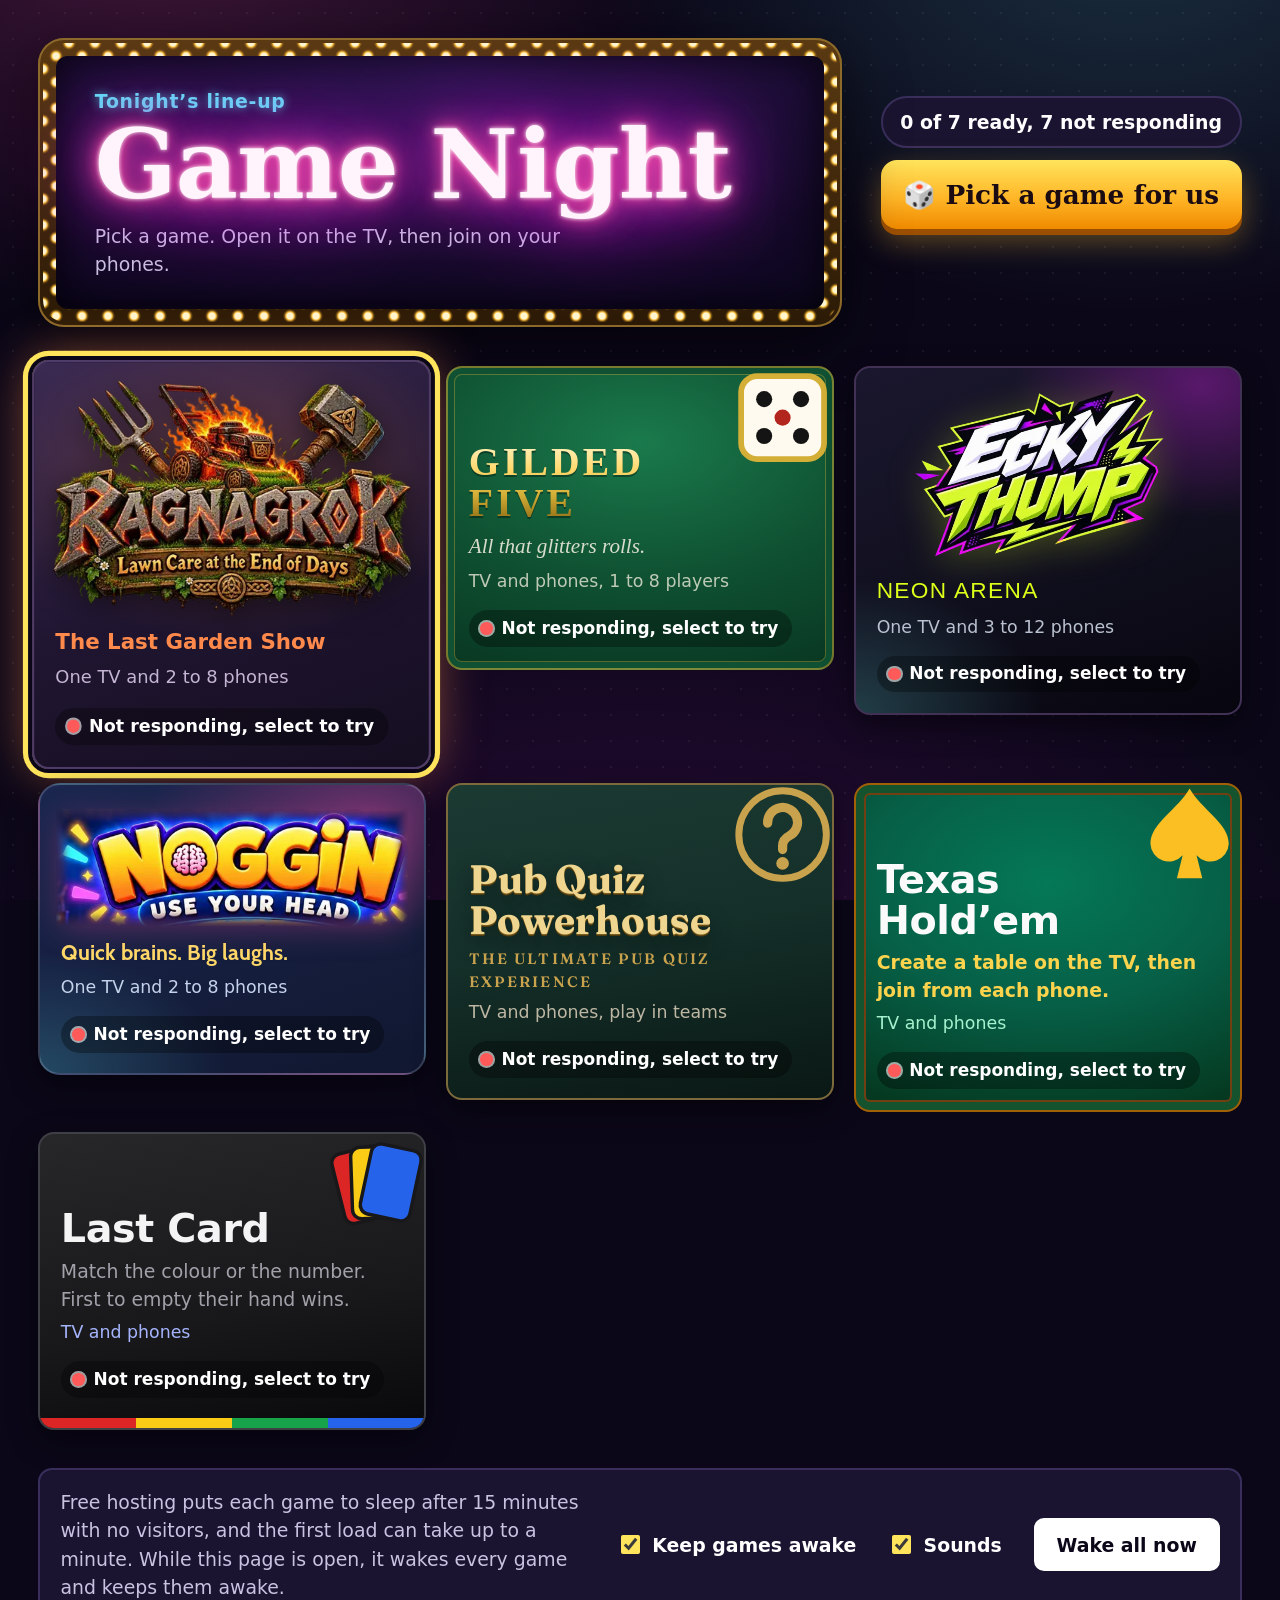
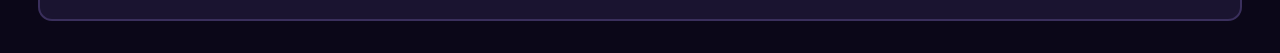
<file: index (3).html>
<!DOCTYPE html>
<html lang="en-GB">
<head>
<meta charset="utf-8">
<meta name="viewport" content="width=device-width, initial-scale=1, viewport-fit=cover">
<title>Game Night</title>
<meta name="description" content="Pick a game. Open it on the TV, then join on your phones.">
<link rel="icon" href="data:image/svg+xml,%3Csvg xmlns='http://www.w3.org/2000/svg' viewBox='0 0 64 64'%3E%3Crect x='6' y='6' width='52' height='52' rx='10' fill='%23D4AF37'/%3E%3Ccircle cx='20' cy='20' r='5' fill='%230F5132'/%3E%3Ccircle cx='32' cy='32' r='5' fill='%230F5132'/%3E%3Ccircle cx='44' cy='44' r='5' fill='%230F5132'/%3E%3C/svg%3E">
<style>
  /* Fonts taken from the games themselves (both SIL Open Font Licence) */
  @font-face { font-family: "Noggin Display"; src: url([data-uri]) format("woff2"); font-weight: 700; font-display: swap; }
  @font-face { font-family: "Fraunces"; src: url([data-uri]) format("woff2"); font-weight: 100 900; font-display: swap; }

  /* ---------- Page colours: a dark stage, high contrast for any room ---------- */
  :root {
    color-scheme: dark;
    --page: #0B0718;
    --surface: #1A1430;
    --text: #FFFFFF;
    --muted: #C9C2E0;
    --line: #3A2F5C;
    --focus: #FFE45C;
    --display: Rockwell, "Rockwell Nova", "Roboto Slab", "Zilla Slab", "DejaVu Serif", Georgia, serif;
    --body: system-ui, -apple-system, "Segoe UI", Roboto, "Helvetica Neue", Arial, sans-serif;
    --inter: Inter, ui-sans-serif, system-ui, -apple-system, "Segoe UI", Roboto, Arial, sans-serif;
    --didot: Didot, "Bodoni 72", "Bodoni MT", "Playfair Display", Georgia, serif;
    box-sizing: border-box;
    padding-top: env(safe-area-inset-top, 0px);
    padding-bottom: env(safe-area-inset-bottom, 0px);
  }
  *, *::before, *::after { box-sizing: inherit; }
  html { scroll-padding-top: env(safe-area-inset-top, 0px); }
  body {
    margin: 0;
    min-height: 100vh;
    color: var(--text);
    font-family: var(--body);
    font-size: clamp(1rem, 0.9rem + 0.35vw, 1.25rem);
    line-height: 1.5;
    background-color: var(--page);
    background-image:
      radial-gradient(60vw 45vw at 12% -10%, rgba(255, 76, 170, 0.22), transparent 70%),
      radial-gradient(60vw 45vw at 88% -10%, rgba(93, 232, 245, 0.18), transparent 70%),
      radial-gradient(80vw 50vw at 50% 110%, rgba(215, 33, 238, 0.16), transparent 70%),
      radial-gradient(rgba(255, 255, 255, 0.06) 1px, transparent 1.5px);
    background-size: auto, auto, auto, 26px 26px;
    background-attachment: fixed;
  }

  /* ---------- Layout ---------- */
  .wrap { max-width: 112rem; margin: 0 auto; padding: clamp(1.25rem, 3vw, 3rem) clamp(1rem, 3vw, 3rem) 2rem; }
  header.top {
    display: grid;
    grid-template-columns: minmax(0, 1fr) auto;
    align-items: center;
    gap: 1.25rem clamp(1.5rem, 3vw, 3rem);
    margin-bottom: clamp(1.5rem, 3vw, 2.75rem);
  }
  @media (max-width: 760px) { header.top { grid-template-columns: 1fr; } }

  /* The marquee sign: a brass frame of chasing bulbs around a neon title */
  .marquee {
    position: relative; isolation: isolate;
    padding: 18px; border-radius: 26px;
    background: linear-gradient(180deg, #5A3A12, #2B1A06);
    box-shadow: 0 18px 60px rgba(0,0,0,.55), inset 0 0 0 2px #8C6A2A;
  }
  .marquee::before, .marquee::after {
    content: ""; position: absolute; inset: 5px; border-radius: 22px; z-index: 0;
    background-image: radial-gradient(circle, #FFF6D0 0 3px, #FFC94A 4px, rgba(255,180,40,.35) 5.5px, transparent 7px);
    background-size: 26px 26px;
    animation: chase 0.9s steps(1) infinite;
  }
  .marquee::after { background-position: 13px 13px; animation-delay: 0.45s; }
  @keyframes chase { 0% { opacity: 1; } 50% { opacity: 0.18; } }
  .marquee-inner {
    position: relative; z-index: 1;
    padding: clamp(1.1rem, 2.4vw, 2rem) clamp(1.2rem, 3vw, 2.6rem);
    border-radius: 12px;
    background: radial-gradient(120% 140% at 50% 0%, #2A1550 0%, #120A26 60%, #08051A 100%);
    box-shadow: inset 0 0 40px rgba(0,0,0,.7);
  }
  .kicker {
    margin: 0 0 0.35rem; font-weight: 800; letter-spacing: 0.04em;
    color: #5DE8F5; text-shadow: 0 0 10px rgba(93,232,245,.8);
  }
  h1 {
    margin: 0;
    font-family: var(--display); font-weight: 700;
    font-size: clamp(3rem, 2rem + 5vw, 7rem);
    line-height: 0.92; letter-spacing: -0.01em;
    color: #FFF4FB;
    text-shadow:
      0 0 4px #FFFFFF,
      0 0 14px #FF4CAA,
      0 0 34px #FF4CAA,
      0 0 70px #D721EE,
      0 0 110px #D721EE;
    animation: neon-on 2.2s ease-out 1 both;
  }
  /* One flicker as the sign switches on, then it stays lit */
  @keyframes neon-on {
    0%   { opacity: 0.1; text-shadow: none; }
    8%   { opacity: 1; }
    11%  { opacity: 0.2; text-shadow: none; }
    16%  { opacity: 1; }
    19%  { opacity: 0.35; text-shadow: none; }
    30%, 100% { opacity: 1; }
  }
  .intro { margin: 0.8rem 0 0; color: var(--muted); max-width: 44ch; }

  .side { display: flex; flex-direction: column; align-items: stretch; gap: 0.8rem; min-width: min(100%, 20rem); }
  .summary {
    font-weight: 700; margin: 0; padding: 0.6rem 1.1rem; text-align: center;
    border: 2px solid var(--line); border-radius: 999px; background: var(--surface);
  }
  button.spin {
    font: inherit; font-family: var(--display); font-weight: 700;
    font-size: clamp(1.2rem, 1rem + 0.8vw, 1.7rem);
    padding: 0.9rem 1.4rem; border: 0; border-radius: 16px; cursor: pointer;
    color: #1B0B12;
    background: linear-gradient(180deg, #FFE45C 0%, #FFB627 55%, #F08A00 100%);
    box-shadow: 0 6px 0 #9C4F00, 0 12px 30px rgba(255,182,39,.35);
    transition: transform 0.1s ease, box-shadow 0.1s ease;
  }
  button.spin:hover { transform: translateY(-2px); box-shadow: 0 8px 0 #9C4F00, 0 16px 36px rgba(255,182,39,.45); }
  button.spin:active { transform: translateY(5px); box-shadow: 0 1px 0 #9C4F00, 0 6px 16px rgba(255,182,39,.3); }
  button.spin:disabled { cursor: progress; filter: saturate(.6) brightness(.9); }
  button.spin:focus-visible { outline: 4px solid #FFFFFF; outline-offset: 4px; }
  .pick-result { margin: 0; min-height: 1.5em; text-align: center; font-weight: 700; color: var(--focus); }

  /* ---------- Shared tile structure ---------- */
  .grid {
    list-style: none; margin: 0; padding: 0; display: grid;
    grid-template-columns: repeat(auto-fill, minmax(min(100%, 19rem), 1fr));
    gap: clamp(0.9rem, 1.6vw, 1.5rem);
  }
  .game {
    position: relative; display: flex; flex-direction: column;
    min-height: clamp(15.5rem, 22vw, 20rem);
    padding: clamp(1.1rem, 1.6vw, 1.6rem);
    border-radius: 16px; text-decoration: none; overflow: hidden; outline: none;
    border: 2px solid transparent;
    transition: transform 0.15s ease;
  }
  .game { box-shadow: 0 10px 30px rgba(0,0,0,.45); transition: transform 0.15s ease, box-shadow 0.2s ease; }
  .game:hover { transform: translateY(-4px); box-shadow: 0 0 0 2px var(--glow), 0 14px 40px color-mix(in srgb, var(--glow) 45%, transparent); }
  .game:focus-visible {
    transform: scale(1.03);
    box-shadow: 0 0 0 4px var(--page), 0 0 0 9px var(--focus), 0 0 50px color-mix(in srgb, var(--glow) 60%, transparent);
  }
  .game.lit {
    transform: scale(1.045);
    box-shadow: 0 0 0 4px #FFFFFF, 0 0 40px 8px var(--glow);
    z-index: 2;
  }
  .game.winner { animation: winner 0.6s ease-in-out 4 alternate; }
  @keyframes winner {
    from { box-shadow: 0 0 0 4px #FFFFFF, 0 0 30px 6px var(--glow); }
    to   { box-shadow: 0 0 0 6px var(--glow), 0 0 80px 20px var(--glow); }
  }
  .g-ragnagrok { --glow: #FF8A4C; }
  .g-gilded    { --glow: #D4AF37; }
  .g-ecky      { --glow: #DDFF19; }
  .g-noggin    { --glow: #FF4CAA; }
  .g-quiz      { --glow: #EFD690; }
  .g-holdem    { --glow: #FBBF24; }
  .g-lastcard  { --glow: #FACC15; }
  #confetti { position: fixed; inset: 0; width: 100%; height: 100%; pointer-events: none; z-index: 50; }
  .motif { position: absolute; right: -0.5rem; top: -0.5rem; width: clamp(6rem, 9vw, 8.5rem); height: auto; pointer-events: none; }
  .name {
    margin: clamp(2.4rem, 4.2vw, 3.6rem) 4.5rem 0.5rem 0;
    font-size: clamp(1.7rem, 1.2rem + 1.6vw, 2.7rem);
    line-height: 1.02; text-wrap: balance;
  }
  .tagline { margin: 0 0 0.35rem; max-width: 30ch; }
  .play { margin: 0 0 1rem; font-size: 0.92em; opacity: 0.85; }
  .status {
    margin-top: auto; align-self: flex-start; display: inline-flex; align-items: center; gap: 0.55rem;
    padding: 0.35rem 0.85rem 0.35rem 0.7rem; border-radius: 999px;
    background: rgba(0, 0, 0, 0.32); color: #FFFFFF; font-family: var(--body); font-size: 0.9em; font-weight: 600;
  }
  .dot { width: 0.75em; height: 0.75em; border-radius: 50%; background: #F5B83D; box-shadow: 0 0 0 2px rgba(255,255,255,0.6); }
  .game[data-state="waking"] .dot { animation: pulse 1.2s ease-in-out infinite; }
  .game[data-state="ready"] .dot { background: #4BD37B; }
  .game[data-state="down"] .dot { background: #FF5A5A; }
  @keyframes pulse { 50% { opacity: 0.25; } }

  /* ======================================================
     Each tile below copies its own game's look
     ====================================================== */

  /* Ragnagrok: night-purple sky, official stone-and-lava logo, mower orange */
  .g-ragnagrok {
    background:
      radial-gradient(90% 55% at 50% 30%, rgba(255,138,76,.28), transparent 70%),
      linear-gradient(160deg, #3B2A52 0%, #1F1530 55%, #150E20 100%);
    border-color: #4F3C69; color: #F7F0E3; font-family: var(--inter);
  }
  .g-ragnagrok .name { margin: -0.3rem -0.4rem 0.4rem; }
  .g-ragnagrok .logo { display: block; width: 100%; max-width: 22rem; height: auto; margin: 0 auto; filter: drop-shadow(0 6px 14px rgba(0,0,0,.5)); }
  .g-ragnagrok .tagline { color: #FF8A4C; font-weight: 800; font-size: 1.1em; }
  .g-ragnagrok .play { color: #C3B5D3; opacity: 1; }

  /* Gilded Five: green felt, gold leaf, Didot */
  .g-gilded {
    background: radial-gradient(120% 90% at 50% 25%, #1A7A4C 0%, #0F5132 50%, #08331F 100%);
    border-color: rgba(212,175,55,.55); color: #FBF5E6; font-family: var(--didot);
    box-shadow: inset 0 0 0 6px #0F5132, inset 0 0 0 7px rgba(212,175,55,.38);
  }
  .g-gilded .name {
    font-weight: 700; text-transform: uppercase; letter-spacing: 0.08em;
    background: linear-gradient(180deg, #FFF3C4 0%, #FFD86B 35%, #D4AF37 65%, #8C6A12 100%);
    -webkit-background-clip: text; background-clip: text; color: transparent;
    filter: drop-shadow(0 2px 0 rgba(0,0,0,.35));
  }
  .g-gilded .tagline { font-style: italic; font-size: 1.12em; color: rgba(251,245,230,.85); }
  .g-gilded .play { font-family: var(--body); color: rgba(251,245,230,.74); opacity: 1; }
  .g-gilded .motif { color: #D4AF37; }

  /* Ecky Thump: v1.6 Neon Arena, near-black stage, lime, purple and aqua */
  .g-ecky {
    background:
      radial-gradient(70% 55% at 90% 5%, rgba(215,33,238,.35), transparent 70%),
      radial-gradient(70% 55% at 0% 100%, rgba(106,238,236,.22), transparent 70%),
      linear-gradient(160deg, #1A172E 0%, #11101F 50%, #07060F 100%);
    border-color: #413154; color: #FBFBFF; font-family: var(--inter);
  }
  .g-ecky .name { margin: -0.2rem -0.2rem 0.4rem; }
  .g-ecky .logo { display: block; width: 100%; max-width: 17rem; height: auto; margin: 0 auto; filter: drop-shadow(0 6px 18px rgba(221,255,25,.25)); }
  .g-ecky .tagline { color: #DDFF19; font-family: Impact, "Arial Black", sans-serif; text-transform: uppercase; letter-spacing: 0.06em; font-size: 1.2em; }
  .g-ecky .play { color: #BAC1D0; opacity: 1; }

  /* Noggin: TV game-show stage, neon pink, cyan, yellow, lime */
  .g-noggin {
    background:
      radial-gradient(80% 60% at 85% 10%, rgba(255,76,170,.35), transparent 70%),
      radial-gradient(70% 60% at 0% 100%, rgba(93,232,245,.22), transparent 70%),
      linear-gradient(160deg, #1B2750 0%, #10172F 100%);
    border-color: rgba(220,235,255,.19); border-radius: 22px; color: #FBFDFF; font-family: "Noggin Display", var(--body);
  }
  .g-noggin .name { margin: 0.2rem -0.3rem 0.6rem; }
  .g-noggin .logo { display: block; width: 100%; max-width: 22rem; height: auto; margin: 0 auto; filter: drop-shadow(0 6px 16px rgba(255,76,170,.35)); }
  .g-noggin .name span:nth-child(4n+1) { color: #FF4CAA; }
  .g-noggin .name span:nth-child(4n+2) { color: #5DE8F5; }
  .g-noggin .name span:nth-child(4n+3) { color: #FFD968; }
  .g-noggin .name span:nth-child(4n+4) { color: #B5F87E; }
  .g-noggin .tagline { color: #FFD968; font-size: 1.15em; font-weight: 700; }
  .g-noggin .play { font-family: var(--body); color: #C4D3EB; opacity: 1; }
  .g-noggin .motif { color: #FFD968; }

  /* Pub Quiz Powerhouse: bottle-green bar, brass and gilt, Fraunces */
  .g-quiz {
    background: linear-gradient(170deg, #1B3A32 0%, #15302A 45%, #0A1814 100%);
    border-color: #7D6A3C; color: #F2EAD6; font-family: "Fraunces", Georgia, serif;
  }
  .g-quiz .name {
    font-weight: 700; color: #EFD690;
    text-shadow: 0 1px 0 #7A5C1C, 0 2px 0 #4D3A10, 0 8px 22px rgba(0,0,0,.45);
  }
  .g-quiz .tagline { color: #C9A24D; text-transform: uppercase; letter-spacing: 0.14em; font-size: 0.8em; font-weight: 600; }
  .g-quiz .play { font-family: var(--body); color: #BDB7A3; opacity: 1; }
  .g-quiz .motif { color: #C9A24D; }

  /* Texas Hold'em: emerald card table, amber chips, Inter */
  .g-holdem {
    background: radial-gradient(110% 85% at 50% 30%, #047857 0%, #065F46 45%, #052E16 100%);
    border-color: #A16207; color: #ECFDF5; font-family: var(--inter);
    box-shadow: inset 0 0 0 8px #14532D, inset 0 0 0 10px #713F12;
  }
  .g-holdem .name { font-weight: 800; color: #FAFAFA; letter-spacing: -0.01em; }
  .g-holdem .tagline { color: #FCD34D; font-weight: 600; }
  .g-holdem .play { color: #A7F3D0; opacity: 1; }
  .g-holdem .motif { color: #FBBF24; }

  /* Last Card: dark zinc table with the four card colours */
  .g-lastcard {
    background: linear-gradient(170deg, #27272A 0%, #18181B 60%, #09090B 100%);
    border-color: #3F3F46; color: #F4F4F5; font-family: var(--inter);
    padding-bottom: calc(clamp(1.1rem, 1.6vw, 1.6rem) + 10px);
  }
  .g-lastcard::after {
    content: ""; position: absolute; left: 0; right: 0; bottom: 0; height: 10px;
    background: linear-gradient(90deg, #DC2626 0 25%, #FACC15 25% 50%, #16A34A 50% 75%, #2563EB 75% 100%);
  }
  .g-lastcard .name { font-weight: 800; letter-spacing: -0.01em; }
  .g-lastcard .tagline { color: #A1A1AA; }
  .g-lastcard .play { color: #A5B4FC; opacity: 1; }

  /* ---------- Controls ---------- */
  .controls {
    margin-top: clamp(1.5rem, 3vw, 2.5rem); padding: 1.1rem 1.25rem; border-radius: 14px;
    background: var(--surface); border: 2px solid var(--line);
    display: flex; flex-wrap: wrap; align-items: center; gap: 1rem 2rem;
  }
  .controls p { margin: 0; color: var(--muted); flex: 1 1 22rem; max-width: 62ch; }
  .toggle { display: inline-flex; align-items: center; gap: 0.6rem; font-weight: 600; cursor: pointer; }
  .toggle input { width: 1.4em; height: 1.4em; accent-color: var(--focus); cursor: pointer; }
  button.wake {
    font: inherit; font-weight: 700; padding: 0.65rem 1.3rem; border-radius: 10px;
    border: 2px solid var(--text); background: var(--text); color: var(--page); cursor: pointer;
  }
  button.wake:hover { opacity: 0.88; }
  .toggle input:focus-visible, button.wake:focus-visible { outline: 4px solid var(--focus); outline-offset: 3px; }

  @media (prefers-reduced-motion: reduce) {
    .game { transition: none; }
    .game:hover, .game:focus-visible { transform: none; }
    .game[data-state="waking"] .dot { animation: none; }
    .marquee::before, .marquee::after, h1, .game.winner { animation: none; }
    button.spin { transition: none; }
  }
</style>
</head>
<body>
<div class="wrap">
  <header class="top">
    <div class="marquee">
      <div class="marquee-inner">
        <p class="kicker">Tonight’s line-up</p>
        <h1>Game Night</h1>
        <p class="intro">Pick a game. Open it on the TV, then join on your phones.</p>
      </div>
    </div>
    <div class="side">
      <p class="summary" id="summary" aria-live="polite">Waking the games…</p>
      <button class="spin" id="pickBtn" type="button">🎲 Pick a game for us</button>
      <p class="pick-result" id="pickResult" aria-live="polite"></p>
    </div>
  </header>

  <ul class="grid" id="grid"></ul>
  <canvas id="confetti" aria-hidden="true"></canvas>

  <section class="controls" aria-label="Keeping games awake">
    <p>Free hosting puts each game to sleep after 15 minutes with no visitors, and the first load can take up to a minute. While this page is open, it wakes every game and keeps them awake.</p>
    <label class="toggle"><input type="checkbox" id="keepAwake" checked> Keep games awake</label>
    <label class="toggle"><input type="checkbox" id="soundOn" checked> Sounds</label>
    <button class="wake" id="wakeAll" type="button">Wake all now</button>
  </section>
</div>

<script>
/* =========================================================
   EDIT YOUR GAMES HERE
   style   : which look to use (matches a .g-xxx block in the CSS)
   name    : shown on the tile
   tagline : the game's own strapline
   play    : how it's played
   motif   : hex | dice | bang | spark | quiz | spade | cards
   ========================================================= */
const GAMES = [
  { style: "ragnagrok", name: "RAGNAGROK", url: "https://ragnagrok-24e3.onrender.com",
    tagline: "The Last Garden Show",
    play: "One TV and 2 to 8 phones", motif: "none", logo: "ragnagrok" },

  { style: "gilded", name: "Gilded Five", url: "https://gilded-five-phone.onrender.com",
    tagline: "All that glitters rolls.",
    play: "TV and phones, 1 to 8 players", motif: "dice" },

  { style: "ecky", name: "Ecky Thump", url: "https://ecky-thump.onrender.com",
    tagline: "Neon Arena",
    play: "One TV and 3 to 12 phones", motif: "none", logo: "ecky" },

  { style: "noggin", name: "NOGGIN", url: "https://noggin-0u32.onrender.com/tv/",
    tagline: "Quick brains. Big laughs.",
    play: "One TV and 2 to 8 phones", motif: "none", logo: "noggin" },

  { style: "quiz", name: "Pub Quiz Powerhouse", url: "https://pub-quiz-powerhouse.onrender.com",
    tagline: "The ultimate pub quiz experience",
    play: "TV and phones, play in teams", motif: "quiz" },

  { style: "holdem", name: "Texas Hold’em", url: "https://texas-holdem-n9gq.onrender.com",
    tagline: "Create a table on the TV, then join from each phone.",
    play: "TV and phones", motif: "spade" },

  { style: "lastcard", name: "Last Card", url: "https://last-card-g346.onrender.com",
    tagline: "Match the colour or the number. First to empty their hand wins.",
    play: "TV and phones", motif: "cards" }
];

/* ---------- Line drawings for each tile ---------- */
const MOTIFS = {
  hex:   '<path d="M50 8 86 29v42L50 92 14 71V29Z" fill="none" stroke="currentColor" stroke-width="6"/><path d="M50 30 67 40v20L50 70 33 60V40Z" fill="currentColor"/>',
  dice:  '<rect x="14" y="14" width="72" height="72" rx="14" fill="#FFFAF0" stroke="currentColor" stroke-width="5"/><circle cx="34" cy="34" r="7" fill="#141414"/><circle cx="66" cy="34" r="7" fill="#141414"/><circle cx="50" cy="50" r="7" fill="#B3261E"/><circle cx="34" cy="66" r="7" fill="#141414"/><circle cx="66" cy="66" r="7" fill="#141414"/>',
  bang:  '<circle cx="50" cy="50" r="38" fill="none" stroke="currentColor" stroke-width="6"/><rect x="44" y="24" width="12" height="34" rx="6" fill="currentColor"/><circle cx="50" cy="72" r="7" fill="currentColor"/>',
  spark: '<path d="M50 8 59 41 92 50 59 59 50 92 41 59 8 50 41 41Z" fill="currentColor"/>',
  quiz:  '<circle cx="50" cy="50" r="38" fill="none" stroke="currentColor" stroke-width="6"/><path d="M37 40a13 13 0 1 1 19 11c-4 2-6 5-6 9v3" fill="none" stroke="currentColor" stroke-width="8" stroke-linecap="round"/><circle cx="50" cy="75" r="5.5" fill="currentColor"/>',
  spade: '<path d="M50 10C40 28 16 40 16 58a16 16 0 0 0 28 10l-5 20h22l-5-20a16 16 0 0 0 28-10C84 40 60 28 50 10Z" fill="currentColor"/>',
  cards: '<rect x="18" y="20" width="44" height="62" rx="8" transform="rotate(-14 40 51)" fill="#DC2626" stroke="#18181B" stroke-width="3"/><rect x="30" y="18" width="44" height="62" rx="8" transform="rotate(-2 52 49)" fill="#FACC15" stroke="#18181B" stroke-width="3"/><rect x="42" y="18" width="44" height="62" rx="8" transform="rotate(12 64 49)" fill="#2563EB" stroke="#18181B" stroke-width="3"/>'
};

/* Official logos, packed in so the page works offline */
const LOGOS = {
  ecky: "[data-uri]",
  noggin: "[data-uri]",
  ragnagrok: "[data-uri]"
};

const grid = document.getElementById("grid");
const summary = document.getElementById("summary");
const keepAwake = document.getElementById("keepAwake");
const wakeAllBtn = document.getElementById("wakeAll");

const WAKE_TIMEOUT_MS = 120000;         // give a sleeping game up to 2 minutes
const KEEP_AWAKE_EVERY_MS = 10 * 60000; // re-ping every 10 minutes

/* ---------- Build the tiles ---------- */
const tiles = GAMES.map((g) => {
  const li = document.createElement("li");
  const a = document.createElement("a");
  a.className = "game g-" + g.style;
  a.href = g.url;
  a.dataset.state = "waking";
  a.innerHTML =
    '<svg class="motif" viewBox="0 0 100 100" aria-hidden="true">' + (MOTIFS[g.motif] || MOTIFS.spark) + "</svg>" +
    '<h2 class="name"></h2>' +
    '<p class="tagline"></p>' +
    '<p class="play"></p>' +
    '<span class="status"><span class="dot" aria-hidden="true"></span><span class="label">Waking up…</span></span>';
  const nameEl = a.querySelector(".name");
  if (g.motif === "none") a.querySelector(".motif").remove();
  if (g.logo && LOGOS[g.logo]) {
    const img = document.createElement("img");
    img.className = "logo";
    img.src = LOGOS[g.logo];
    img.alt = g.name;
    nameEl.appendChild(img);
  } else if (g.letters) {
    nameEl.setAttribute("aria-label", g.name);
    [...g.name].forEach((ch) => {
      const s = document.createElement("span");
      s.textContent = ch;
      s.setAttribute("aria-hidden", "true");
      nameEl.appendChild(s);
    });
  } else {
    nameEl.textContent = g.name;
  }
  a.querySelector(".tagline").textContent = g.tagline;
  a.querySelector(".play").textContent = g.play;
  li.appendChild(a);
  grid.appendChild(li);
  return { game: g, el: a, label: a.querySelector(".label"), started: 0, timer: null };
});

/* ---------- Status helpers ---------- */
function setState(t, state) {
  t.el.dataset.state = state;
  clearInterval(t.timer);
  t.timer = null;
  if (state === "waking") {
    t.started = Date.now();
    t.label.textContent = "Waking up…";
    t.timer = setInterval(() => {
      const s = Math.round((Date.now() - t.started) / 1000);
      t.label.textContent = s < 3 ? "Waking up…" : "Waking up… " + s + "s";
    }, 1000);
  } else if (state === "ready") {
    t.label.textContent = "Ready to play";
  } else {
    t.label.textContent = "Not responding, select to try";
  }
  updateSummary();
}

function updateSummary() {
  const total = tiles.length;
  const ready = tiles.filter((t) => t.el.dataset.state === "ready").length;
  const down = tiles.filter((t) => t.el.dataset.state === "down").length;
  if (ready === total) summary.textContent = "All " + total + " games ready";
  else if (down && ready + down === total) summary.textContent = ready + " of " + total + " ready, " + down + " not responding";
  else summary.textContent = ready + " of " + total + " games ready";
}

/* ---------- Wake one game ----------
   A "no-cors" request reaches the game's server and starts it if it's asleep.
   The browser can't read the reply, but the request finishing means the
   server answered. */
async function wake(t, quiet) {
  if (!quiet) setState(t, "waking");
  const ctrl = new AbortController();
  const abort = setTimeout(() => ctrl.abort(), WAKE_TIMEOUT_MS);
  try {
    await fetch(new URL(t.game.url).origin + "/?wake=" + Date.now(), { mode: "no-cors", cache: "no-store", signal: ctrl.signal });
    setState(t, "ready");
  } catch (e) {
    setState(t, "down");
  } finally {
    clearTimeout(abort);
  }
}

function wakeAll(quiet) {
  tiles.forEach((t) => wake(t, quiet && t.el.dataset.state === "ready"));
}

/* ---------- Keep awake while the page is open ---------- */
let keepTimer = null;
function startKeepAwake() { stopKeepAwake(); keepTimer = setInterval(() => wakeAll(true), KEEP_AWAKE_EVERY_MS); }
function stopKeepAwake() { clearInterval(keepTimer); keepTimer = null; }
keepAwake.addEventListener("change", () => { keepAwake.checked ? (startKeepAwake(), wakeAll(true)) : stopKeepAwake(); });
wakeAllBtn.addEventListener("click", () => wakeAll(false));

/* ---------- TV remote / keyboard arrows move between tiles ---------- */
grid.addEventListener("keydown", (e) => {
  const keys = ["ArrowLeft", "ArrowRight", "ArrowUp", "ArrowDown"];
  if (!keys.includes(e.key)) return;
  const links = tiles.map((t) => t.el);
  const i = links.indexOf(document.activeElement);
  if (i === -1) return;
  const cols = getComputedStyle(grid).gridTemplateColumns.split(" ").length;
  let n = i;
  if (e.key === "ArrowLeft") n = i - 1;
  if (e.key === "ArrowRight") n = i + 1;
  if (e.key === "ArrowUp") n = i - cols;
  if (e.key === "ArrowDown") n = i + cols;
  if (n >= 0 && n < links.length) { e.preventDefault(); links[n].focus(); }
});


/* ---------- Sound effects (made in the browser, no files) ---------- */
const soundOn = document.getElementById("soundOn");
let audio = null;
function tone(freq, start, dur, type, vol) {
  if (!soundOn.checked) return;
  try {
    audio = audio || new (window.AudioContext || window.webkitAudioContext)();
    const t0 = audio.currentTime + start;
    const osc = audio.createOscillator();
    const gain = audio.createGain();
    osc.type = type || "square";
    osc.frequency.value = freq;
    gain.gain.setValueAtTime(0.0001, t0);
    gain.gain.exponentialRampToValueAtTime(vol || 0.08, t0 + 0.01);
    gain.gain.exponentialRampToValueAtTime(0.0001, t0 + dur);
    osc.connect(gain).connect(audio.destination);
    osc.start(t0);
    osc.stop(t0 + dur + 0.02);
  } catch (e) { /* sound is optional */ }
}
const tick = () => tone(880, 0, 0.05, "square", 0.05);
function fanfare() {
  [[523, 0], [659, 0.12], [784, 0.24], [1047, 0.36]].forEach(([f, t]) => tone(f, t, 0.35, "triangle", 0.12));
  [523, 659, 784].forEach((f) => tone(f, 0.55, 0.9, "sawtooth", 0.04));
}

/* ---------- Confetti ---------- */
const canvas = document.getElementById("confetti");
const ctx = canvas.getContext("2d");
let bits = [];
let confettiRunning = false;
const COLOURS = ["#FF4CAA", "#5DE8F5", "#FFD968", "#B5F87E", "#DDFF19", "#D721EE", "#FF8A4C", "#FFFFFF", "#D4AF37"];
function sizeCanvas() {
  const r = window.devicePixelRatio || 1;
  canvas.width = innerWidth * r;
  canvas.height = innerHeight * r;
  ctx.setTransform(r, 0, 0, r, 0, 0);
}
function burst(x, y, count) {
  sizeCanvas();
  for (let i = 0; i < count; i++) {
    const a = Math.random() * Math.PI * 2;
    const v = 4 + Math.random() * 9;
    bits.push({
      x, y,
      vx: Math.cos(a) * v,
      vy: Math.sin(a) * v - 6,
      w: 6 + Math.random() * 7,
      h: 4 + Math.random() * 5,
      r: Math.random() * Math.PI,
      vr: (Math.random() - 0.5) * 0.4,
      c: COLOURS[(Math.random() * COLOURS.length) | 0],
      life: 140 + Math.random() * 60
    });
  }
  if (!confettiRunning) { confettiRunning = true; requestAnimationFrame(drawConfetti); }
}
function drawConfetti() {
  ctx.clearRect(0, 0, innerWidth, innerHeight);
  bits = bits.filter((b) => b.life > 0 && b.y < innerHeight + 40);
  bits.forEach((b) => {
    b.vy += 0.28; b.vx *= 0.985; b.x += b.vx; b.y += b.vy; b.r += b.vr; b.life--;
    ctx.save();
    ctx.translate(b.x, b.y);
    ctx.rotate(b.r);
    ctx.globalAlpha = Math.min(1, b.life / 40);
    ctx.fillStyle = b.c;
    ctx.fillRect(-b.w / 2, -b.h / 2, b.w, b.h);
    ctx.restore();
  });
  if (bits.length) requestAnimationFrame(drawConfetti);
  else { confettiRunning = false; ctx.clearRect(0, 0, innerWidth, innerHeight); }
}

/* ---------- Pick a game for us ----------
   Lights race round the tiles, slow down, and stop on a random game. */
const pickBtn = document.getElementById("pickBtn");
const pickResult = document.getElementById("pickResult");
const reduceMotion = matchMedia("(prefers-reduced-motion: reduce)").matches;
let lastPick = -1;

function pickGame() {
  const n = tiles.length;
  let target;
  do { target = Math.floor(Math.random() * n); } while (n > 1 && target === lastPick);
  lastPick = target;
  tiles.forEach((t) => t.el.classList.remove("lit", "winner"));
  pickBtn.disabled = true;
  pickResult.textContent = "Drumroll…";

  const finish = () => {
    tiles.forEach((t) => t.el.classList.remove("lit"));
    const win = tiles[target];
    win.el.classList.add("lit", "winner");
    win.el.focus({ preventScroll: true });
    win.el.scrollIntoView({ block: "nearest", behavior: reduceMotion ? "auto" : "smooth" });
    pickResult.textContent = "Tonight’s pick: " + win.game.name + "!";
    fanfare();
    if (!reduceMotion) {
      const r = win.el.getBoundingClientRect();
      burst(r.left + r.width / 2, r.top + r.height / 3, 160);
    }
    pickBtn.disabled = false;
    setTimeout(() => win.el.classList.remove("winner"), 2600);
  };

  if (reduceMotion) { finish(); return; }

  // At least three laps, ending on the target
  const steps = n * 3 + ((target - (lastLit + 1) + n * 10) % n) + 1;
  let step = 0;
  const run = () => {
    tiles.forEach((t) => t.el.classList.remove("lit"));
    lastLit = (lastLit + 1) % n;
    tiles[lastLit].el.classList.add("lit");
    tick();
    step++;
    if (step >= steps) { setTimeout(finish, 350); return; }
    const progress = step / steps;
    setTimeout(run, 55 + Math.pow(progress, 3) * 420);
  };
  run();
}
let lastLit = -1;
pickBtn.addEventListener("click", pickGame);

/* ---------- Start ---------- */
wakeAll(false);
startKeepAwake();
tiles[0].el.focus({ preventScroll: true });
</script>
</body>
</html>
</file>
